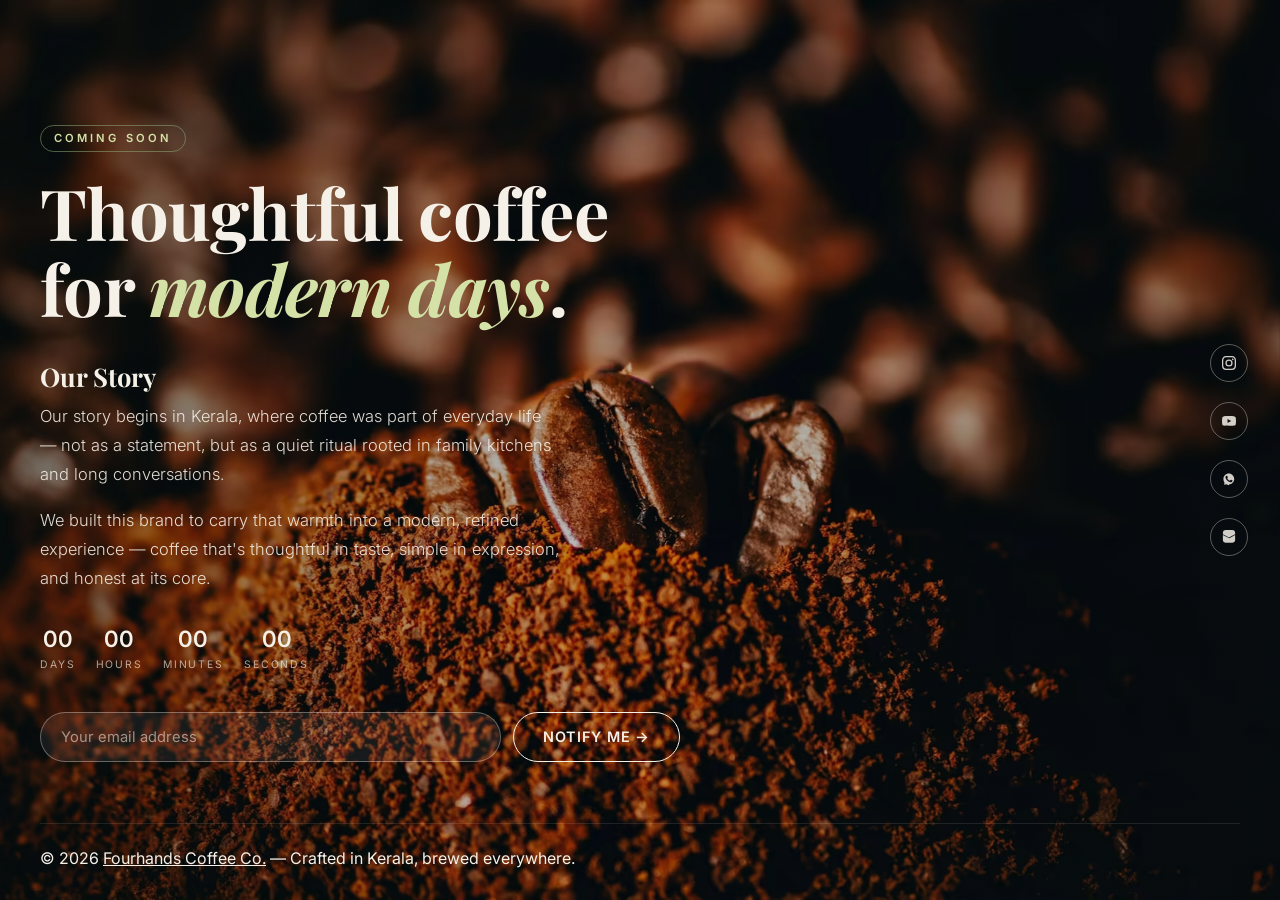
<file: index.html>
<!doctype html>
<html lang="en">
  <head>
    <meta charset="UTF-8" />
    <meta
      name="viewport"
      content="width=device-width, initial-scale=1.0" />
    <title
      >Coming Soon — Honest Coffee from Kerala</title
    >
    <meta
      name="description"
      content="Fourhands Coffee Co. brings family-rooted warmth from Kerala to a cleaner, contemporary coffee experience. Coming soon." />
    <meta
      name="keywords"
      content="Fourhands Coffee Co., Kerala coffee, specialty coffee, coming soon, craft coffee, honest coffee" />
    <meta
      name="author"
      content="Fourhands Coffee Co." />
    <meta
      name="robots"
      content="index, follow" />
    <link
      rel="canonical"
      href="https://fourhandscoffee.com/" />
    <!-- Open Graph -->
    <meta
      property="og:site_name"
      content="Fourhands Coffee Co." />
    <meta
      property="og:title"
      content="Fourhands Coffee Co. — Coming Soon" />
    <meta
      property="og:description"
      content="Coffee shaped by ritual, refined for now. Family-rooted warmth from Kerala, brewed everywhere." />
    <meta
      property="og:type"
      content="website" />
    <meta
      property="og:url"
      content="https://fourhandscoffee.com/" />
    <meta
      property="og:image"
      content="https://fourhandscoffee.com/assets/img/coffee-beans-texture.jpg" />
    <meta
      property="og:image:width"
      content="6140" />
    <meta
      property="og:image:height"
      content="4912" />

    <!-- Twitter -->
    <meta
      name="twitter:card"
      content="summary_large_image" />
    <meta
      name="twitter:title"
      content="Fourhands Coffee Co. — Coming Soon" />
    <meta
      name="twitter:description"
      content="Coffee shaped by ritual, refined for now." />
    <meta
      name="twitter:image"
      content="https://fourhandscoffee.com/assets/img/coffee-beans-texture.jpg" />

    <!-- Structured Data -->
    <script type="application/ld+json">
      {
        "@context": "https://schema.org",
        "@type": "Organization",
        "name": "Fourhands Coffee Co.",
        "url": "https://fourhandscoffee.com/",
        "email": "hello@fourhandscoffee.com",
        "description": "Honest, family-rooted coffee from Kerala, crafted for the modern world."
      }
    </script>

    <link
      rel="preconnect"
      href="https://fonts.googleapis.com" />
    <link
      rel="preconnect"
      href="https://fonts.gstatic.com"
      crossorigin />
    <link
      href="https://fonts.googleapis.com/css2?family=Playfair+Display:wght@500;700&family=Inter:wght@300;400;500;600&display=swap"
      rel="stylesheet" />
    <link rel="stylesheet" href="assets/css/main.css" />
  </head>
  <body>
    <div class="hero">
      <div
        class="hero__bg"
        aria-hidden="true"></div>
      <div
        class="hero__overlay"
        aria-hidden="true"></div>

      <div class="layout">


        <main>
          <div class="content">
            <span class="eyebrow">Coming Soon</span>
            <h1>Thoughtful coffee for <em>modern days</em>.</h1>

            <h2>Our Story</h2>
            <div class="story">
              <p>
                Our story begins in Kerala, where coffee was part of everyday
                life — not as a statement, but as a quiet ritual rooted in
                family kitchens and long conversations.
              </p>
              <p>
                We built this brand to carry that warmth into a modern,
                refined experience — coffee that's thoughtful in taste,
                simple in expression, and honest at its core.
              </p>
            </div>

            <div
              class="countdown"
              aria-label="Launch countdown"
              role="timer">
              <div class="countdown__item"
                ><strong id="days">00</strong><span>Days</span></div
              >
              <div class="countdown__item"
                ><strong id="hours">00</strong><span>Hours</span></div
              >
              <div class="countdown__item"
                ><strong id="minutes">00</strong><span>Minutes</span></div
              >
              <div class="countdown__item"
                ><strong id="seconds">00</strong><span>Seconds</span></div
              >
            </div>

            <form
              class="notify"
              name="notify"
              method="POST"
              action="/success"
              netlify
              data-netlify-honeypot="roast-level">
              <label
                for="email"
                class="sr-only"
                >Email address</label
              >
              <p class="honeypot" hidden aria-hidden="true">
                <label for="roast-level">Preferred roast level</label>
                <input id="roast-level" name="roast-level" tabindex="-1" autocomplete="off" />
              </p>
              <input
                type="email"
                name="email"
                id="email"
                placeholder="Your email address"
                required
                aria-label="Email address" />
              <button type="submit">Notify Me →</button>
            </form>
          </div>
        </main>

        <footer>
          <span
            >© 2026
            <a
              href="https://fourhandscoffee.com/"
              style="color: inherit"
              >Fourhands Coffee Co.</a
            >
            — Crafted in Kerala, brewed everywhere.</span
          >
        </footer>
      </div>

      <aside
        class="social"
        aria-label="Social links">
        <a
          href="https://www.instagram.com/fourhandscoffee?utm_source=qr"
          aria-label="Instagram">
          <svg viewBox="0 0 24 24">
            <path
              d="M12 2.16c3.2 0 3.58.01 4.85.07 3.25.15 4.77 1.69 4.92 4.92.06 1.27.07 1.65.07 4.85 0 3.2-.01 3.58-.07 4.85-.15 3.25-1.69 4.77-4.92 4.92-1.27.06-1.65.07-4.85.07-3.2 0-3.58-.01-4.85-.07-3.25-.15-4.77-1.69-4.92-4.92-.06-1.27-.07-1.65-.07-4.85 0-3.2.01-3.58.07-4.85.15-3.25 1.69-4.77 4.92-4.92C8.58 2.17 8.8 2.16 12 2.16zM12 0C8.74 0 8.33.01 7.05.07c-4.35.2-6.78 2.62-7 7C0 8.33 0 8.74 0 12s.01 3.67.07 4.95c.2 4.35 2.62 6.78 7 7C8.33 24 8.74 24 12 24s3.67-.01 4.95-.07c4.35-.2 6.78-2.62 7-7 .06-1.28.07-1.69.07-4.95s-.01-3.67-.07-4.95c-.2-4.35-2.62-6.78-7-7C15.67.01 15.26 0 12 0zm0 5.84a6.16 6.16 0 1 0 0 12.32 6.16 6.16 0 0 0 0-12.32zM12 16a4 4 0 1 1 0-8 4 4 0 0 1 0 8zm6.41-11.7a1.44 1.44 0 1 0 0 2.88 1.44 1.44 0 0 0 0-2.88z" />
          </svg>
        </a>
        <a
          href="https://www.youtube.com/@fourhandscoffee"
          aria-label="YouTube">
          <svg viewBox="0 0 24 24">
            <path
              d="M23.5 6.2a3 3 0 0 0-2.1-2.1C19.5 3.5 12 3.5 12 3.5s-7.5 0-9.4.6A3 3 0 0 0 .5 6.2 36 36 0 0 0 0 12a36 36 0 0 0 .5 5.8 3 3 0 0 0 2.1 2.1c1.9.6 9.4.6 9.4.6s7.5 0 9.4-.6a3 3 0 0 0 2.1-2.1 36 36 0 0 0 .5-5.8 36 36 0 0 0-.5-5.8zM9.5 15.5V8.5l6.3 3.5z" />
          </svg>
        </a>
        <a
          href="#"
          aria-label="WhatsApp">
          <svg viewBox="0 0 24 24">
            <path
              d="M17.472 14.38c-.3-.15-1.77-.87-2.04-.96-.27-.09-.47-.15-.67.15-.2.3-.77.96-.95 1.16-.18.2-.36.23-.66.08-.3-.15-1.27-.47-2.42-1.5-.9-.82-1.5-1.84-1.68-2.15-.18-.3-.02-.46.13-.61.14-.14.3-.34.45-.5.15-.17.2-.29.3-.49.1-.2.05-.37-.02-.52-.07-.15-.67-1.62-.92-2.22-.24-.58-.49-.5-.67-.51-.17-.01-.37-.01-.57-.01-.2 0-.52.07-.79.37-.27.3-1.04 1.02-1.04 2.49 0 1.47 1.07 2.88 1.22 3.08.15.2 2.1 3.2 5.09 4.49.71.31 1.27.5 1.71.64.72.23 1.37.2 1.89.12.57-.09 1.77-.72 2.02-1.42.25-.7.25-1.3.17-1.42-.07-.12-.27-.2-.57-.35zM12.05 22.5c-1.67 0-3.32-.49-4.76-1.42l-.34-.2-3.54.92.95-3.46-.22-.36C3.36 16.7 2.46 14.42 2.46 12c0-5.1 4.15-9.25 9.25-9.25 2.47 0 4.8.96 6.55 2.7a9.24 9.24 0 0 1 2.72 6.54c0 5.1-4.15 9.25-9.25 9.25l.32-.13z" />
          </svg>
        </a>
        <a
          href="mailto:hello@fourhandscoffee.com"
          aria-label="Email">
          <svg viewBox="0 0 24 24">
            <path
              d="M1.5 8.67v8.58A5.25 5.25 0 0 0 6.75 22h10.5A5.25 5.25 0 0 0 22.5 17.25V8.67l-9.9 5.34L1.5 8.67zM22.5 7.17L12 12.67 1.5 7.17V5.25A5.25 5.25 0 0 1 6.75 0h10.5A5.25 5.25 0 0 1 22.5 5.25v1.92z" />
          </svg>
        </a>
      </aside>
    </div>

    <script src="assets/js/main.js"></script>
  </body>
</html>
</file>
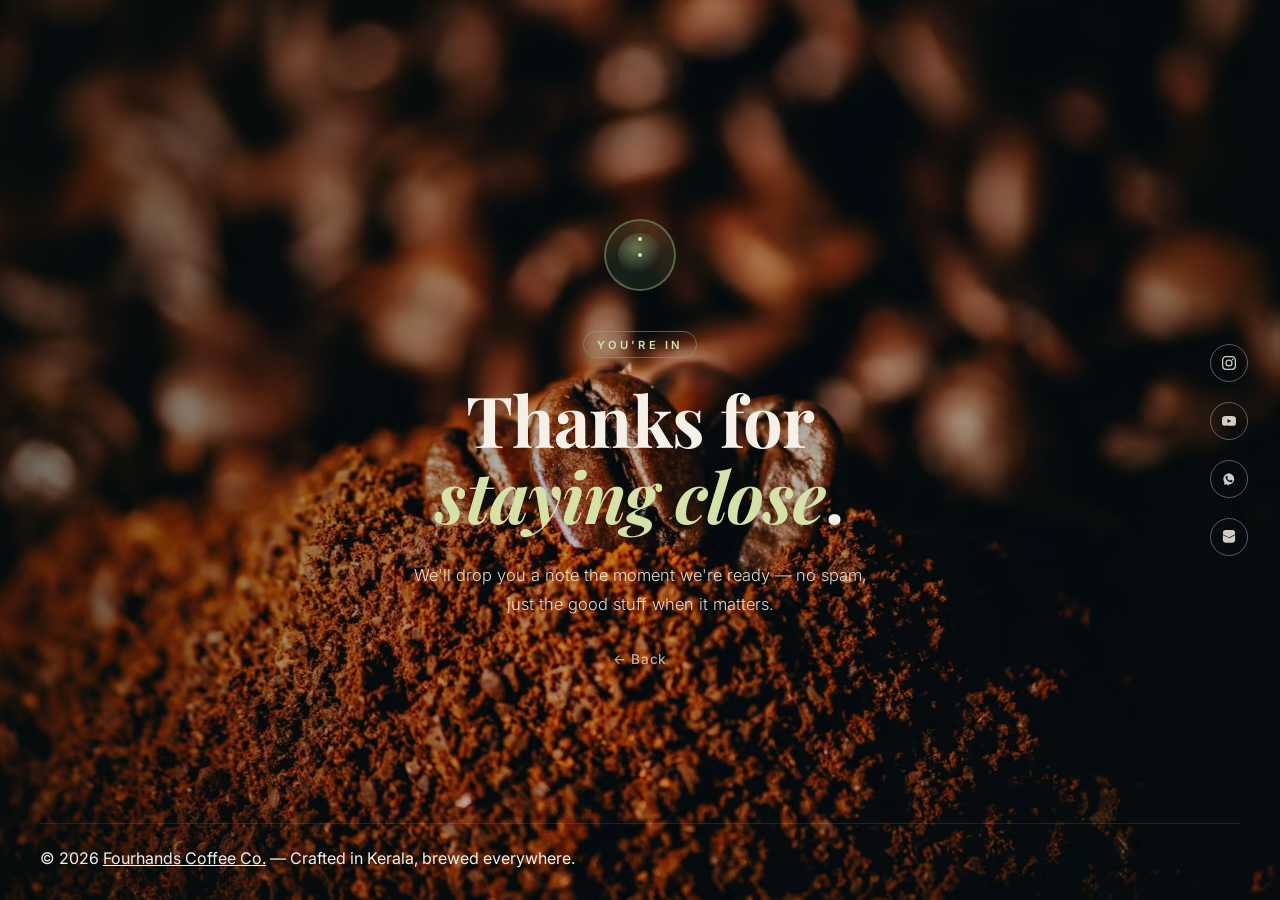
<file: success.html>
<!doctype html>
<html lang="en">
  <head>
    <meta charset="UTF-8" />
    <meta
      name="viewport"
      content="width=device-width, initial-scale=1.0" />
    <title>You're on the list — Fourhands Coffee Co.</title>
    <meta
      name="description"
      content="Thank you for signing up. We'll be in touch soon." />
    <meta
      name="robots"
      content="noindex, nofollow" />
    <link
      rel="preconnect"
      href="https://fonts.googleapis.com" />
    <link
      rel="preconnect"
      href="https://fonts.gstatic.com"
      crossorigin />
    <link
      href="https://fonts.googleapis.com/css2?family=Playfair+Display:ital,wght@0,500;0,700;1,500&family=Inter:wght@300;400;500;600&display=swap"
      rel="stylesheet" />
    <link rel="stylesheet" href="assets/css/main.css" />
  </head>
  <body class="success-page">
    <div class="hero">
      <div
        class="hero__bg"
        aria-hidden="true"></div>
      <div
        class="hero__overlay"
        aria-hidden="true"></div>

      <div class="layout">
        <main>
          <div class="content success-content">
            <div class="success-ripple" aria-hidden="true">
              <span class="ripple-drop"></span>
            </div>
            <span class="eyebrow">You're In</span>
            <h1>Thanks for <em>staying close</em>.</h1>
            <div class="story">
              <p>
                We'll drop you a note the moment we're ready — no spam, just
                the good stuff when it matters.
              </p>
            </div>
            <a href="/" class="back-link">&larr; Back</a>
          </div>
        </main>

        <footer>
          <span
            >&copy; 2026
            <a
              href="https://fourhandscoffee.com/"
              style="color: inherit"
              >Fourhands Coffee Co.</a
            >
            — Crafted in Kerala, brewed everywhere.</span
          >
        </footer>
      </div>

      <aside
        class="social"
        aria-label="Social links">
        <a
          href="https://www.instagram.com/fourhandscoffee?utm_source=qr"
          aria-label="Instagram">
          <svg viewBox="0 0 24 24">
            <path
              d="M12 2.16c3.2 0 3.58.01 4.85.07 3.25.15 4.77 1.69 4.92 4.92.06 1.27.07 1.65.07 4.85 0 3.2-.01 3.58-.07 4.85-.15 3.25-1.69 4.77-4.92 4.92-1.27.06-1.65.07-4.85.07-3.2 0-3.58-.01-4.85-.07-3.25-.15-4.77-1.69-4.92-4.92-.06-1.27-.07-1.65-.07-4.85 0-3.2.01-3.58.07-4.85.15-3.25 1.69-4.77 4.92-4.92C8.58 2.17 8.8 2.16 12 2.16zM12 0C8.74 0 8.33.01 7.05.07c-4.35.2-6.78 2.62-7 7C0 8.33 0 8.74 0 12s.01 3.67.07 4.95c.2 4.35 2.62 6.78 7 7C8.33 24 8.74 24 12 24s3.67-.01 4.95-.07c4.35-.2 6.78-2.62 7-7 .06-1.28.07-1.69.07-4.95s-.01-3.67-.07-4.95c-.2-4.35-2.62-6.78-7-7C15.67.01 15.26 0 12 0zm0 5.84a6.16 6.16 0 1 0 0 12.32 6.16 6.16 0 0 0 0-12.32zM12 16a4 4 0 1 1 0-8 4 4 0 0 1 0 8zm6.41-11.7a1.44 1.44 0 1 0 0 2.88 1.44 1.44 0 0 0 0-2.88z" />
          </svg>
        </a>
        <a
          href="https://www.youtube.com/@fourhandscoffee"
          aria-label="YouTube">
          <svg viewBox="0 0 24 24">
            <path
              d="M23.5 6.2a3 3 0 0 0-2.1-2.1C19.5 3.5 12 3.5 12 3.5s-7.5 0-9.4.6A3 3 0 0 0 .5 6.2 36 36 0 0 0 0 12a36 36 0 0 0 .5 5.8 3 3 0 0 0 2.1 2.1c1.9.6 9.4.6 9.4.6s7.5 0 9.4-.6a3 3 0 0 0 2.1-2.1 36 36 0 0 0 .5-5.8 36 36 0 0 0-.5-5.8zM9.5 15.5V8.5l6.3 3.5z" />
          </svg>
        </a>
        <a
          href="#"
          aria-label="WhatsApp">
          <svg viewBox="0 0 24 24">
            <path
              d="M17.472 14.38c-.3-.15-1.77-.87-2.04-.96-.27-.09-.47-.15-.67.15-.2.3-.77.96-.95 1.16-.18.2-.36.23-.66.08-.3-.15-1.27-.47-2.42-1.5-.9-.82-1.5-1.84-1.68-2.15-.18-.3-.02-.46.13-.61.14-.14.3-.34.45-.5.15-.17.2-.29.3-.49.1-.2.05-.37-.02-.52-.07-.15-.67-1.62-.92-2.22-.24-.58-.49-.5-.67-.51-.17-.01-.37-.01-.57-.01-.2 0-.52.07-.79.37-.27.3-1.04 1.02-1.04 2.49 0 1.47 1.07 2.89 1.22 3.09.15.2 2.1 3.2 5.09 4.49.71.31 1.27.5 1.71.64.72.23 1.37.2 1.89.12.57-.09 1.77-.72 2.02-1.42.25-.7.25-1.3.17-1.42-.07-.12-.27-.2-.6-.35zM12.05 22.5c-1.67 0-3.32-.49-4.76-1.42l-.34-.2-3.54.92.95-3.46-.22-.36C3.36 16.7 2.46 14.42 2.46 12c0-5.1 4.15-9.25 9.25-9.25 2.47 0 4.8.96 6.55 2.7a9.24 9.24 0 0 1 2.72 6.54c0 5.1-4.15 9.25-9.25 9.25Z" />
          </svg>
        </a>
        <a
          href="mailto:hello@fourhandscoffee.com"
          aria-label="Email">
          <svg viewBox="0 0 24 24">
            <path
              d="M1.5 8.67v8.58A5.25 5.25 0 0 0 6.75 22h10.5A5.25 5.25 0 0 0 22.5 17.25V8.67l-9.9 5.34L1.5 8.67zM22.5 7.17L12 12.67 1.5 7.17V5.25A5.25 5.25 0 0 1 6.75 0h10.5A5.25 5.25 0 0 1 22.5 5.25v1.92z" />
          </svg>
        </a>
      </aside>
    </div>
  </body>
</html>
</file>
<file: assets/css/main.css>
:root {
  --cream: #f6f1e8;
  --espresso: #1b120c;
  --caramel: #b08968;
  --milk: #ede3d3;
  --accent: #c49a6c;
}

* {
  margin: 0;
  padding: 0;
  box-sizing: border-box;
}

html,
body {
  height: 100%;
  font-family: 'Inter', sans-serif;
  color: var(--cream);
  background: var(--espresso);
  -webkit-font-smoothing: antialiased;
}

.hero {
  position: relative;
  min-height: 100vh;
  overflow: hidden;
}

.hero__bg {
  position: absolute;
  inset: 0;
  background-color: #2d251e;
  background-image: url('../img/coffee-beans-texture.jpg');
  background-image: image-set(
    url('../img/coffee-beans-texture.avif') type('image/avif') 1x,
    url('../img/coffee-beans-texture.webp') type('image/webp') 1x,
    url('../img/coffee-beans-texture.jpg') type('image/jpeg') 1x
  );
  background-size: cover;
  background-position: center 30%;
  will-change: transform;
  animation: slow-zoom 30s ease-in-out infinite alternate;
}

@keyframes slow-zoom {
  from {
    transform: scale(1.02);
  }
  to {
    transform: scale(1.08);
  }
}

.hero__overlay {
  position: absolute;
  inset: 0;
  background: linear-gradient(
    100deg,
    rgba(10, 14, 10, 0.55) 0%,
    rgba(10, 14, 10, 0.25) 50%,
    rgba(10, 14, 10, 0.4) 100%
  );
  pointer-events: none;
}

.layout {
  position: relative;
  z-index: 2;
  width: 100%;
  max-width: 1280px;
  margin: 0 auto;
  padding: 2rem 2.5rem;
  display: flex;
  flex-direction: column;
  min-height: 100vh;
}



main {
  flex: 1;
  display: flex;
  align-items: center;
  padding: 4rem 0 2rem;
}

.content {
  max-width: 640px;
}

.eyebrow {
  display: inline-block;
  font-size: 0.7rem;
  font-weight: 600;
  letter-spacing: 0.28em;
  text-transform: uppercase;
  color: #d4e2a8;
  margin-bottom: 1.4rem;
  padding: 0.35rem 0.8rem;
  border: 1px solid rgba(138, 168, 118, 0.55);
  border-radius: 999px;
}

h1 {
  font-family: 'Playfair Display', serif;
  font-size: clamp(2.6rem, 5.5vw, 4.4rem);
  line-height: 1.08;
  font-weight: 700;
  letter-spacing: -0.01em;
  color: var(--cream);
  margin-bottom: 1.8rem;
}

h1 em {
  font-style: italic;
  color: #d4e2a8;
}

h2 {
  font-family: 'Playfair Display', serif;
  font-size: 1.6rem;
  font-weight: 700;
  margin-top: 2rem;
  margin-bottom: 0.6rem;
  color: var(--cream);
}

.story {
  font-size: 1.03rem;
  line-height: 1.75;
  color: rgba(246, 241, 232, 0.9);
  max-width: 520px;
  font-weight: 300;
}

.story p + p {
  margin-top: 1.1rem;
}

.sr-only {
  position: absolute;
  width: 1px;
  height: 1px;
  padding: 0;
  margin: -1px;
  overflow: hidden;
  clip: rect(0, 0, 0, 0);
  white-space: nowrap;
  border: 0;
}

.scroll-hint {
  position: absolute;
  left: 2.5rem;
  bottom: 6rem;
  writing-mode: vertical-rl;
  transform: rotate(180deg);
  font-size: 0.68rem;
  letter-spacing: 0.28em;
  text-transform: uppercase;
  color: rgba(246, 241, 232, 0.6);
}

.countdown {
  margin-top: 2rem;
  display: flex;
  gap: 1.25rem;
}

.countdown__item {
  text-align: center;
}

.countdown__item strong {
  display: block;
  font-size: 1.4rem;
  font-weight: 600;
  color: var(--cream);
}

.countdown__item span {
  font-size: 0.65rem;
  letter-spacing: 0.18em;
  text-transform: uppercase;
  color: rgba(246, 241, 232, 0.65);
}

.notify {
  margin-top: 2.5rem;
  display: flex;
  gap: 0.75rem;
  flex-wrap: wrap;
}

.notify input {
  flex: 1;
  min-width: 220px;
  padding: 0.95rem 1.25rem;
  border-radius: 999px;
  border: 1px solid rgba(246, 241, 232, 0.35);
  background: rgba(246, 241, 232, 0.07);
  color: var(--cream);
  font-family: 'Inter', sans-serif;
  font-size: 0.92rem;
  outline: none;
  transition:
    border-color 0.25s,
    background 0.25s;
}

.notify input::placeholder {
  color: rgba(246, 241, 232, 0.55);
}

.notify input:focus {
  border-color: #8aa876;
  background: rgba(246, 241, 232, 0.12);
}

.notify button {
  padding: 0.95rem 1.8rem;
  border-radius: 999px;
  border: 1px solid var(--cream);
  background: transparent;
  color: var(--cream);
  font-family: 'Inter', sans-serif;
  font-weight: 600;
  font-size: 0.9rem;
  letter-spacing: 0.06em;
  text-transform: uppercase;
  cursor: pointer;
  display: inline-flex;
  align-items: center;
  gap: 0.5rem;
  white-space: nowrap;
  flex-shrink: 0;
  transition:
    background 0.25s,
    color 0.25s,
    transform 0.15s;
}

.notify button:hover {
  background: rgba(246, 241, 232, 0.1);
  transform: translateY(-1px);
}

footer {
  display: flex;
  justify-content: space-between;
  align-items: center;
  padding-top: 1.5rem;
  border-top: 1px solid rgba(246, 241, 232, 0.1);
  flex-wrap: wrap;
  gap: 1rem;
}

.social {
  position: fixed;
  right: 2rem;
  top: 50%;
  transform: translateY(-50%);
  display: flex;
  flex-direction: column;
  gap: 1.25rem;
  z-index: 5;
}

.social a {
  display: flex;
  align-items: center;
  justify-content: center;
  width: 38px;
  height: 38px;
  border-radius: 50%;
  border: 1px solid rgba(246, 241, 232, 0.35);
  color: rgba(246, 241, 232, 0.85);
  text-decoration: none;
  transition:
    border-color 0.25s,
    color 0.25s,
    background 0.25s;
}

.social a:hover {
  border-color: #8aa876;
  color: #8aa876;
  background: rgba(138, 168, 118, 0.1);
}

.social svg {
  width: 14px;
  height: 14px;
  fill: currentColor;
}

.success-page .success-content {
  text-align: center;
  max-width: 480px;
  margin: 0 auto;
}

.success-ripple {
  display: flex;
  justify-content: center;
  margin-bottom: 2.5rem;
}

.ripple-drop {
  display: block;
  width: 72px;
  height: 72px;
  border-radius: 50%;
  background: rgba(138, 168, 118, 0.12);
  border: 2px solid rgba(138, 168, 118, 0.5);
  position: relative;
}

.ripple-drop::before {
  content: '';
  position: absolute;
  inset: 12px;
  border-radius: inherit;
  background: radial-gradient(circle at 40% 35%, rgba(138, 168, 118, 0.6), transparent 65%);
}

.ripple-drop::after {
  content: '';
  position: absolute;
  top: 50%;
  left: 50%;
  width: 4px;
  height: 4px;
  background: #d4e2a8;
  border-radius: 50%;
  transform: translate(-50%, -50%);
  box-shadow:
    0 -16px 0 #d4e2a8,
    0 -28px 6px rgba(212, 226, 168, 0.3);
  animation: drip 2.4s ease-in-out infinite;
}

@keyframes drip {
  0%   { box-shadow: 0 -16px 0 #d4e2a8, 0 -28px 6px rgba(212, 226, 168, 0.3); }
  50%  { box-shadow: 0 0 0 #d4e2a8, 0 -12px 6px rgba(212, 226, 168, 0.15); }
  100% { box-shadow: 0 -16px 0 #d4e2a8, 0 -28px 6px rgba(212, 226, 168, 0.3); }
}

.success-content .back-link {
  display: inline-block;
  margin-top: 2rem;
  font-size: 0.85rem;
  font-weight: 500;
  color: rgba(246, 241, 232, 0.7);
  text-decoration: none;
  letter-spacing: 0.04em;
  transition: color 0.2s;
}

.success-content .back-link:hover {
  color: var(--cream);
}

.success-page .countdown,
.success-page .notify {
  display: none;
}

@media (max-width: 768px) {
  .layout {
    padding: 1.5rem;
  }
  header {
    flex-direction: column;
    align-items: flex-start;
    gap: 0.6rem;
  }
  .notify {
    flex-direction: column;
  }
  .notify button {
    width: 100%;
    justify-content: center;
  }
  footer {
    flex-direction: column;
    align-items: flex-start;
    gap: 1.5rem;
  }
  .social {
    position: static;
    transform: none;
    flex-direction: row;
  }
}
</file>
